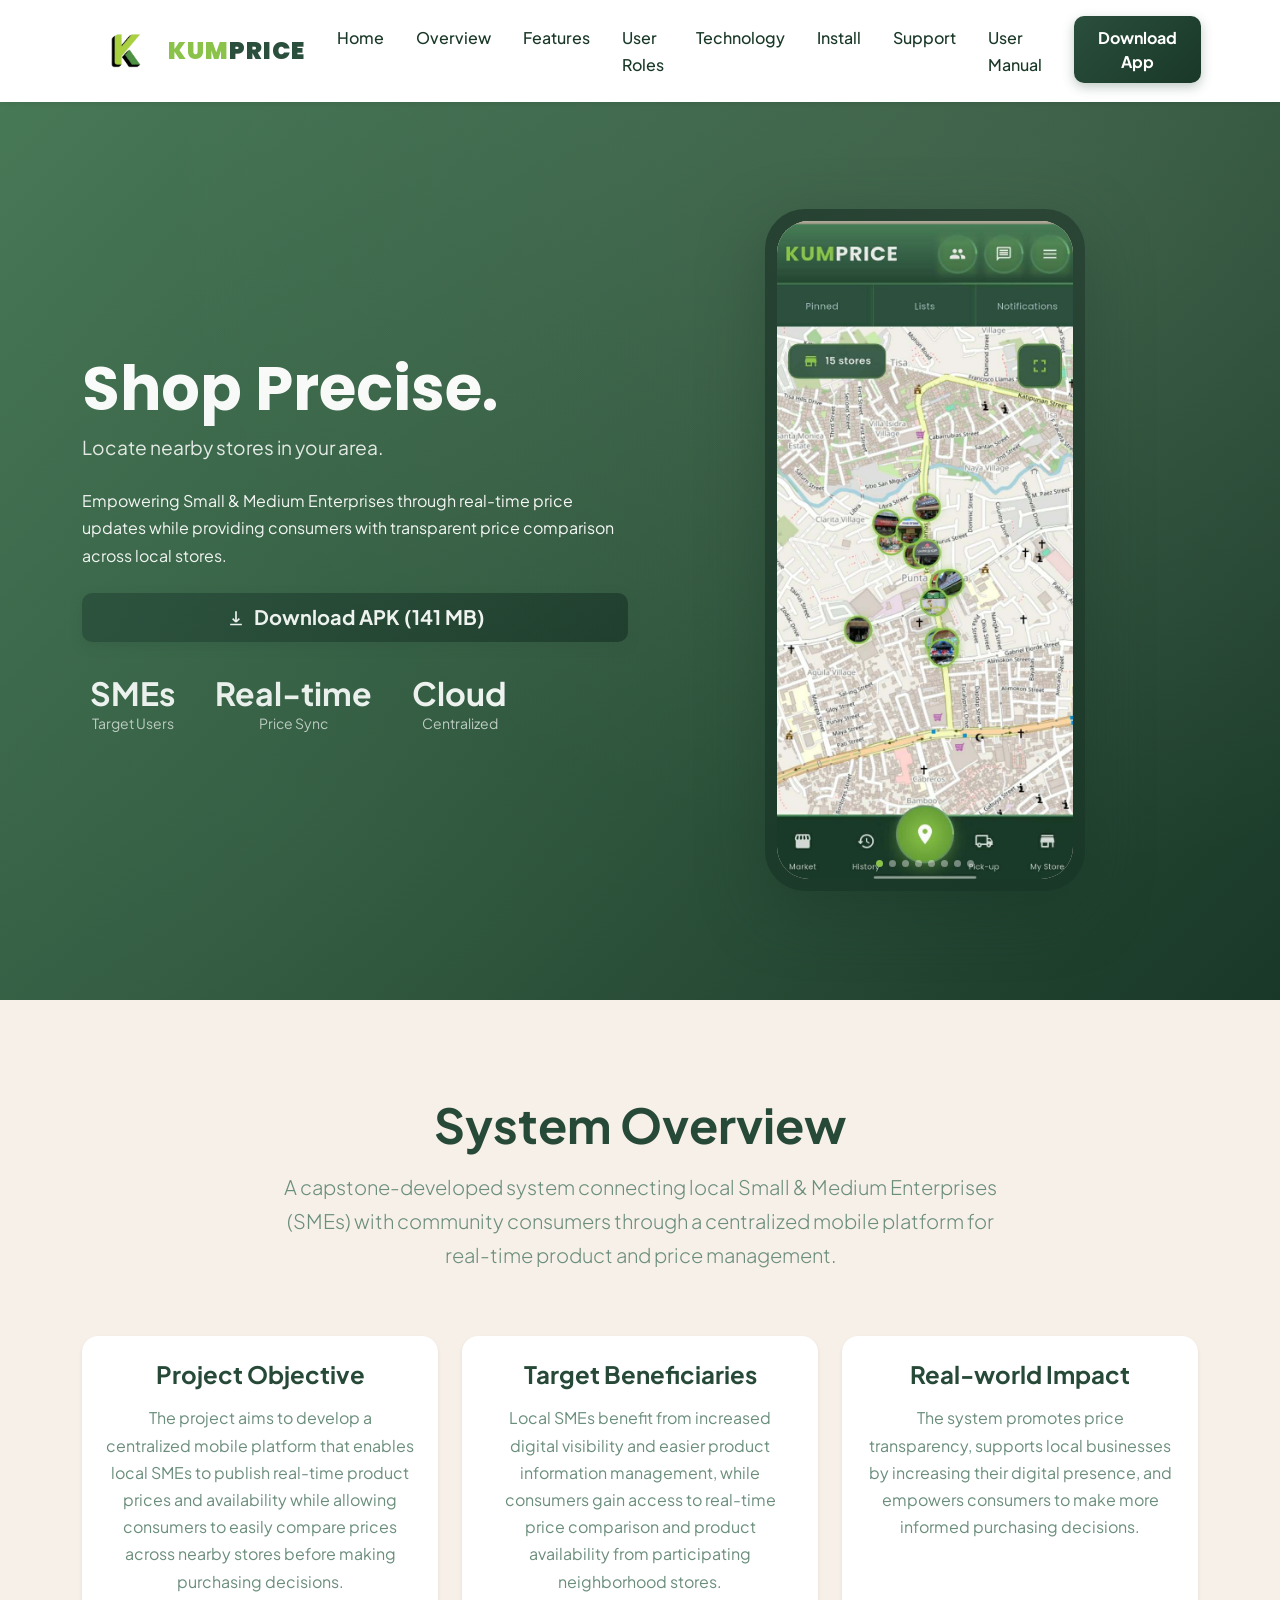
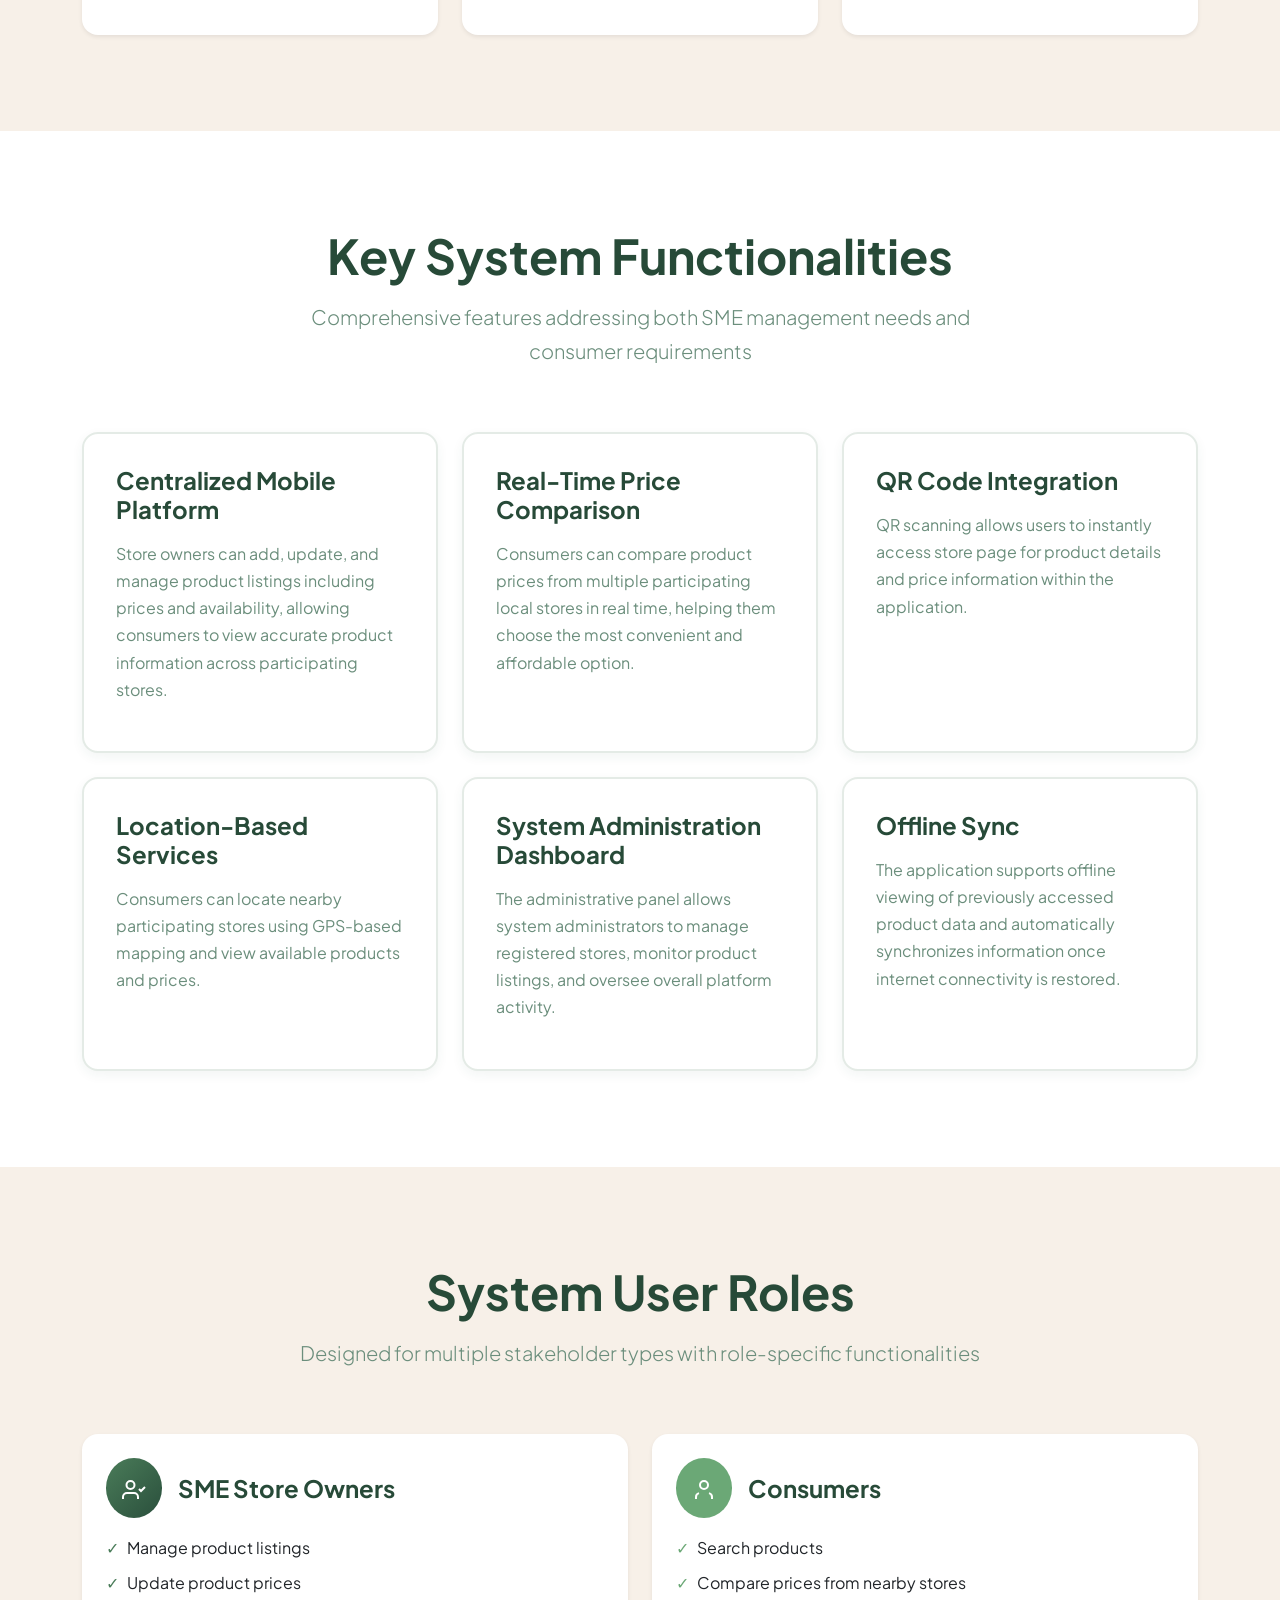
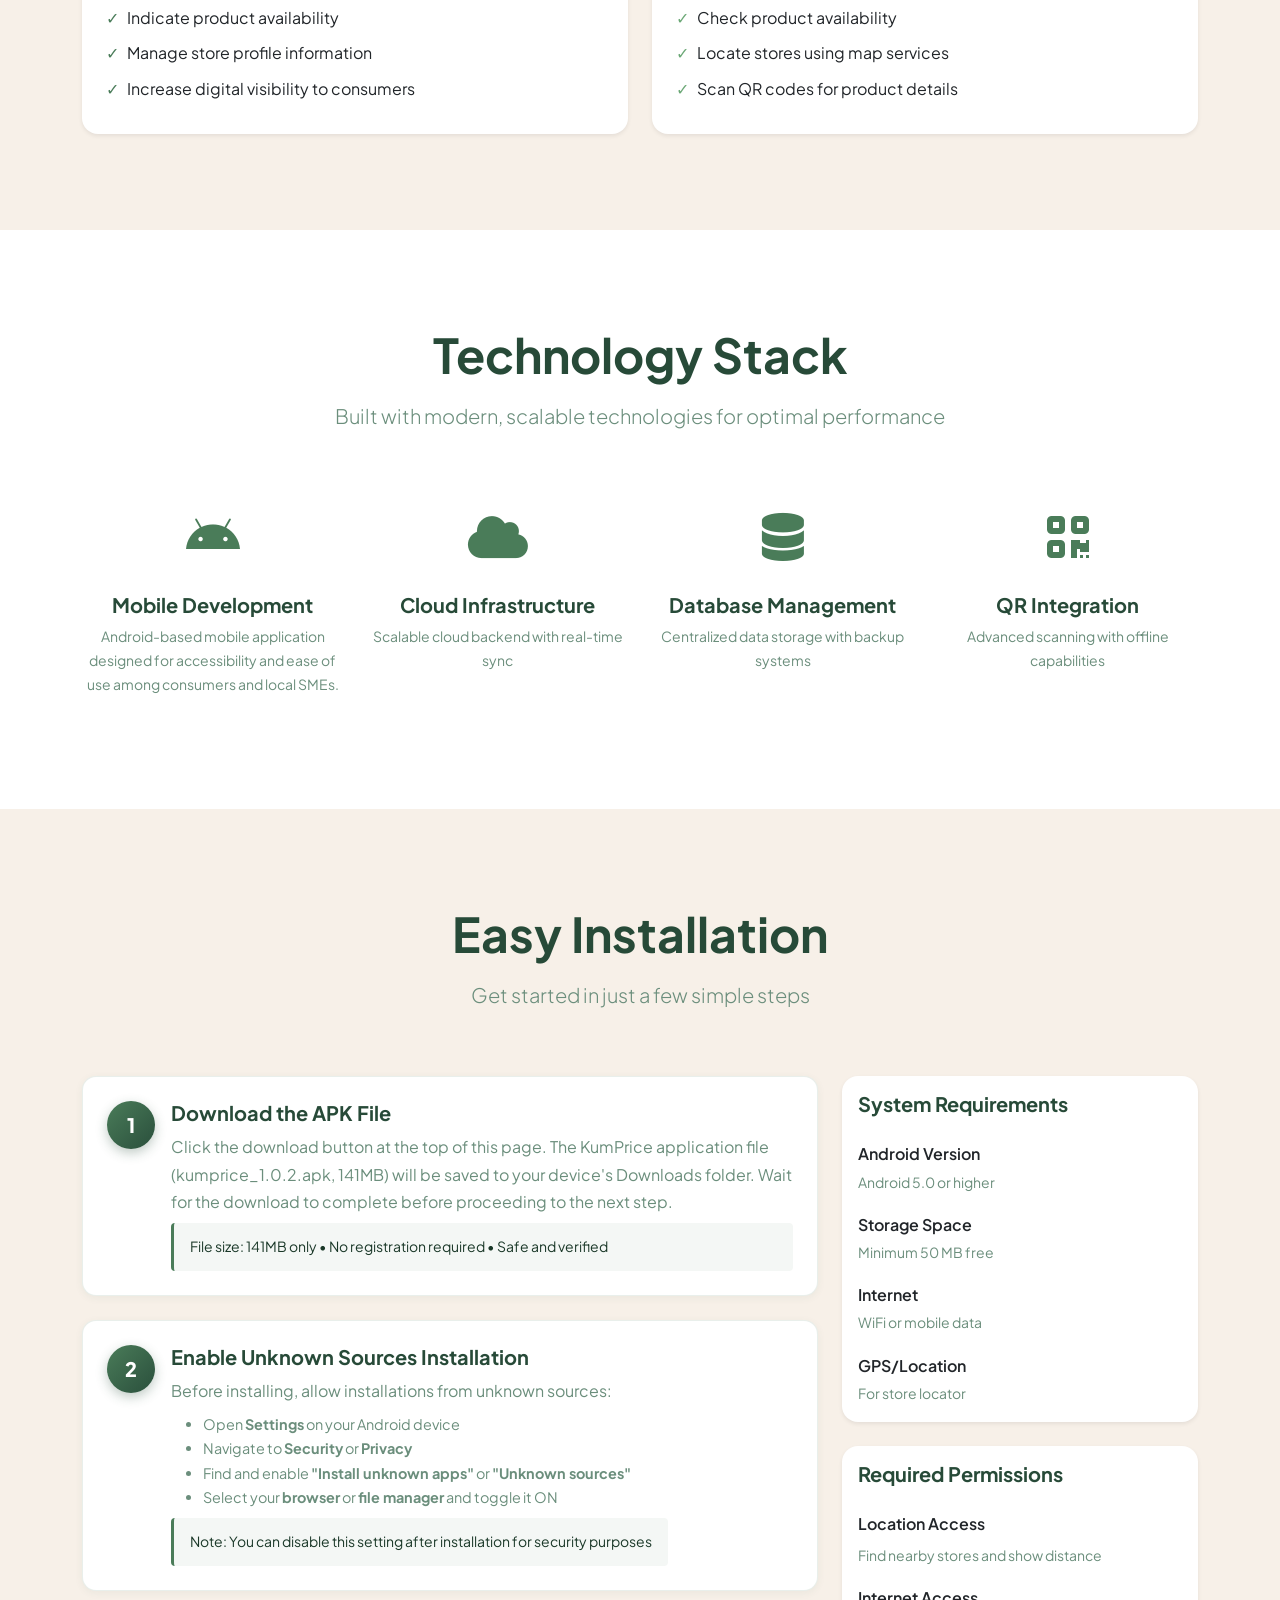
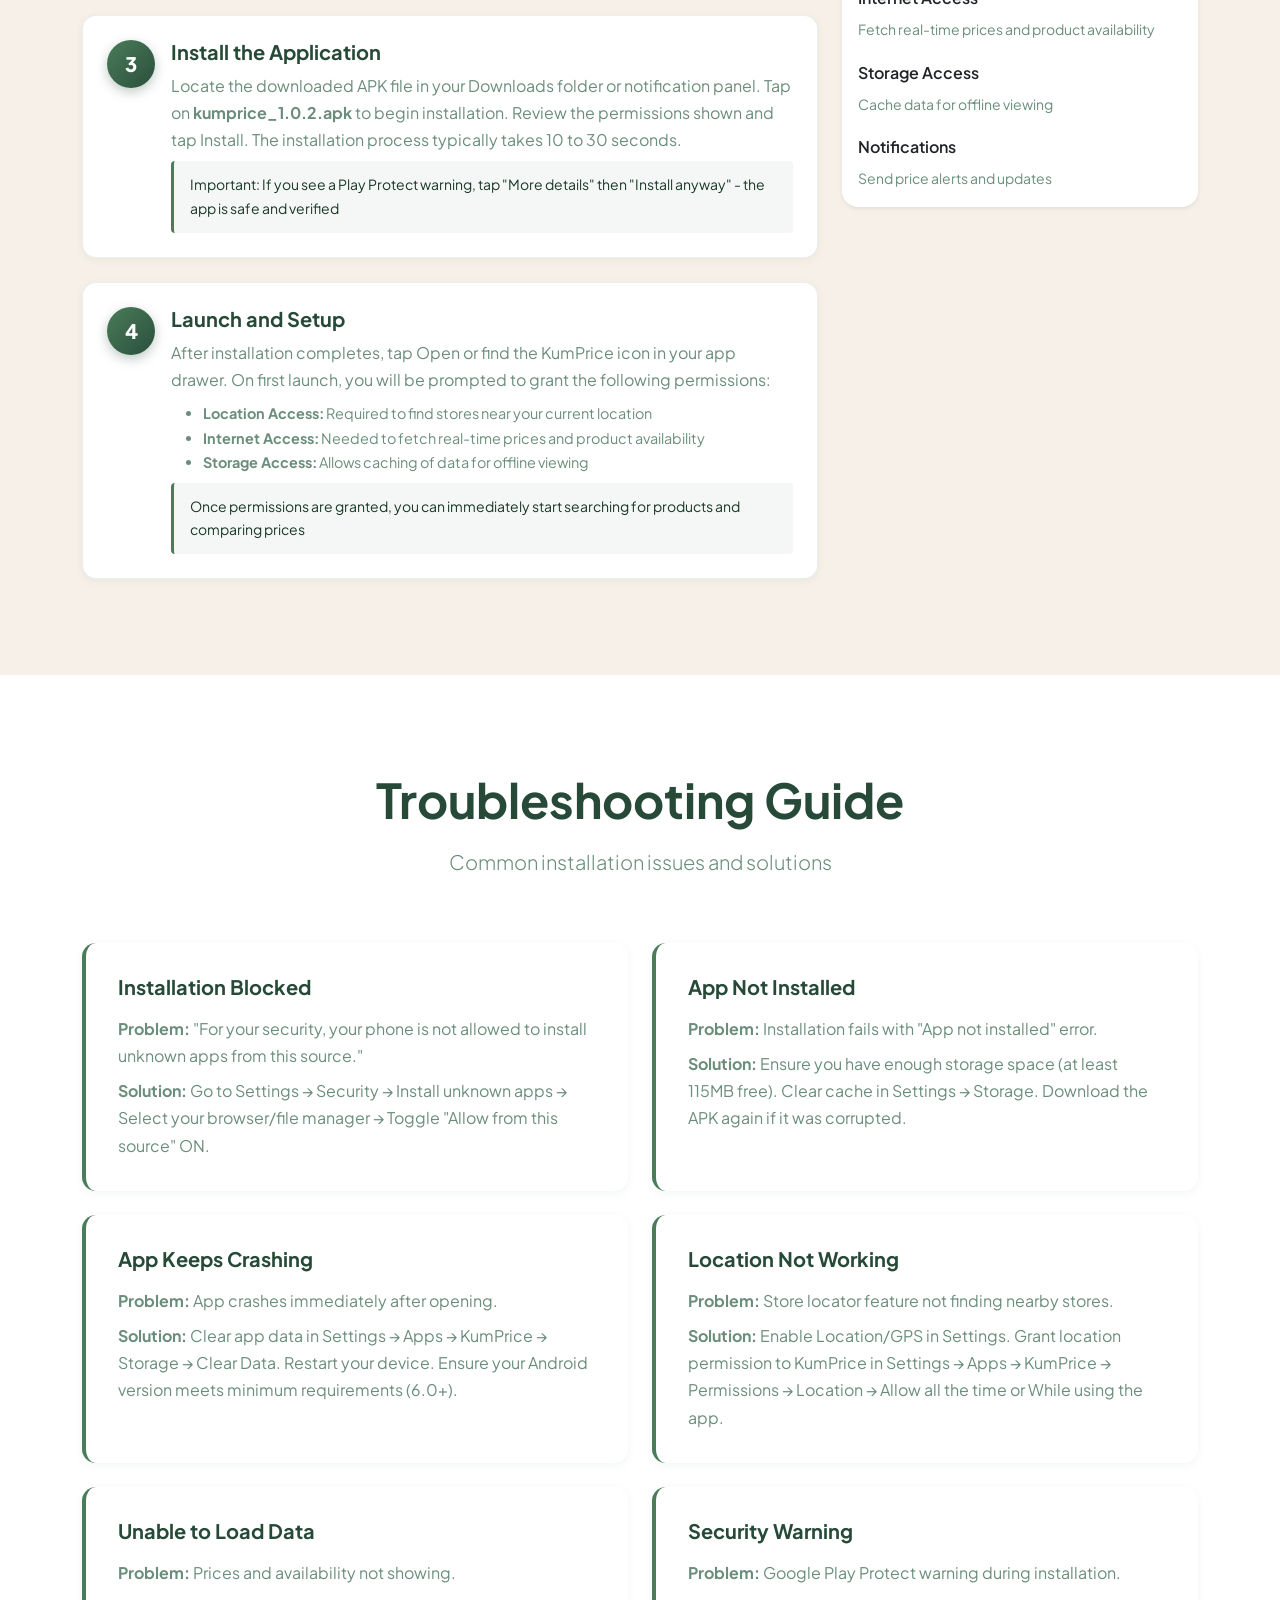
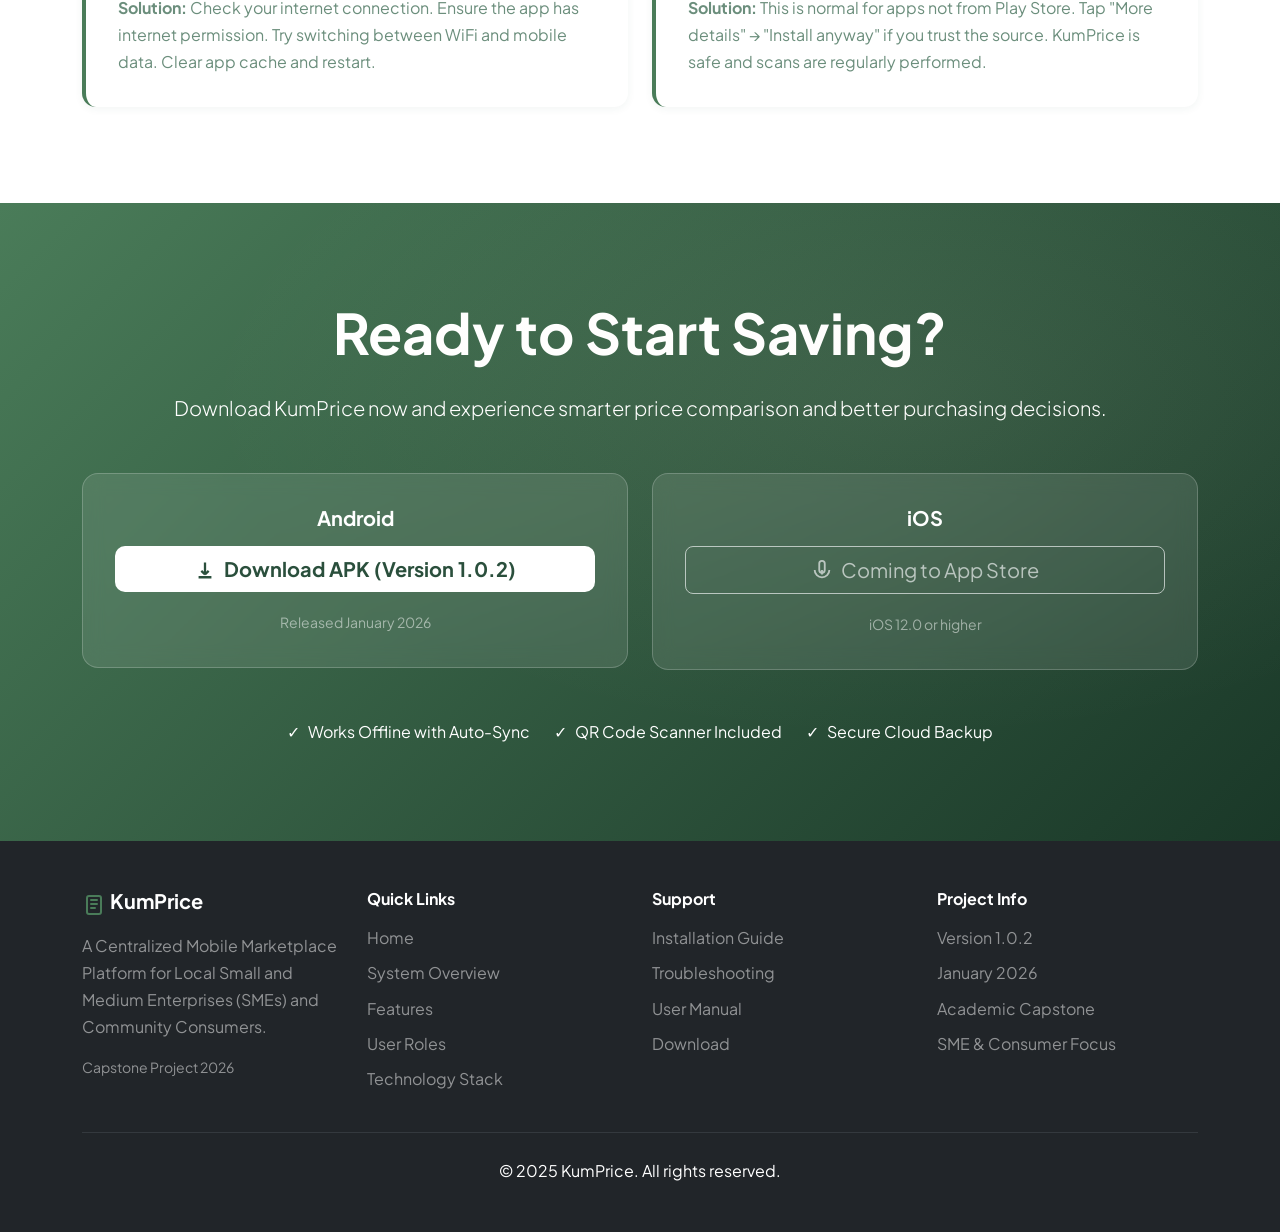
<file: index.html>
<!DOCTYPE html>
<html lang="en">

<head>
    <meta charset="UTF-8">
    <meta name="viewport" content="width=device-width, initial-scale=1.0">
    <meta name="description"
        content="KumPrice - A Centralized Mobile Marketplace Platform for Local Small and Medium Enterprises (SMEs) and Community Consumers. Capstone Project 2026.">
    <title>KumPrice - A Centralized Mobile Marketplace Platform for Local Small and Medium Enterprises (SMEs) and
        Community Consumers.</title>

    <!-- Bootstrap CSS -->
    <link href="https://cdn.jsdelivr.net/npm/bootstrap@5.3.2/dist/css/bootstrap.min.css" rel="stylesheet">

    <!-- Google Fonts -->
    <link href="https://fonts.googleapis.com/css2?family=Plus+Jakarta+Sans:wght@400;500;600;700;800&display=swap"
        rel="stylesheet">

    <link href="https://fonts.googleapis.com/css2?family=Poppins:wght@700;800&display=swap" rel="stylesheet">

    <!-- Font Awesome -->
    <link rel="stylesheet" href="https://cdnjs.cloudflare.com/ajax/libs/font-awesome/6.0.0/css/all.min.css">

    <!-- Custom CSS -->
    <link rel="stylesheet" href="assets/css/styles.css">
</head>

<body>

    <!-- Navigation -->
    <nav class="navbar navbar-expand-lg navbar-light bg-white fixed-top shadow-sm">
        <div class="container">
            <!-- REPLACE WITH -->
            <a class="navbar-brand d-flex align-items-center text-decoration-none" href="#home">
                <img src="assets/img/logo.png" alt="KumPrice Logo"
                    style="width:90px; height:90px; object-fit:contain; margin-top:-15px; margin-bottom:-15px;">
                <span style="font-family:'Poppins',sans-serif; font-size:1.5rem; line-height:1; margin-left:-4px;">
                    <span style="color:#8BC34A; font-weight:900;">KUM</span><span
                        style="color:#2A4F3C; font-weight:900;">PRICE</span>
                </span>
            </a>
            <button class="navbar-toggler" type="button" data-bs-toggle="collapse" data-bs-target="#navbarNav">
                <span class="navbar-toggler-icon"></span>
            </button>
            <div class="collapse navbar-collapse" id="navbarNav">
                <ul class="navbar-nav ms-auto">
                    <li class="nav-item"><a class="nav-link" href="#home">Home</a></li>
                    <li class="nav-item"><a class="nav-link" href="#about">Overview</a></li>
                    <li class="nav-item"><a class="nav-link" href="#features">Features</a></li>
                    <li class="nav-item"><a class="nav-link" href="#user-roles">User Roles</a></li>
                    <li class="nav-item"><a class="nav-link" href="#technology">Technology</a></li>
                    <li class="nav-item"><a class="nav-link" href="#installation">Install</a></li>
                    <li class="nav-item"><a class="nav-link" href="#support">Support</a></li>
                    <li class="nav-item"><a class="nav-link" href="pages/manual.html">User Manual</a></li>
                    <li class="nav-item"><button class="btn btn-primary ms-lg-3" data-bs-toggle="modal"
                            data-bs-target="#termsModal">Download App</button></li>
                </ul>
            </div>
        </div>
    </nav>

    <!-- Hero Section -->
    <section id="home" class="hero-section">
        <div class="container">
            <div class="row align-items-center min-vh-100 py-5">
                <div class="col-lg-6 mb-5 mb-lg-0">
                    <div class="hero-content">
                        <div class="mb-2">
                            <h1 class="fw-bold text-white mb-2"
                                style="font-family:'Poppins',sans-serif; font-size:3.8rem; line-height:1.1;">
                                Shop Precise.
                            </h1>
                            <p class="text-white mb-4" style="font-size:1.2rem; opacity:0.85; font-weight:400;">
                                Locate nearby stores in your area.
                            </p>
                        </div>
                        <p class="fs-6 fs-md-5 mb-4 text-white">Empowering Small & Medium Enterprises through real-time
                            price updates while providing consumers with transparent price comparison across local
                            stores.</p>
                        <div class="mb-4">
                            <button
                                class="btn btn-primary btn-lg w-100 d-flex align-items-center justify-content-center"
                                style="background-color: #4A90E2;" data-bs-toggle="modal" data-bs-target="#termsModal">
                                <svg class="me-2" width="20" height="20" viewBox="0 0 24 24" fill="none"
                                    stroke="currentColor" stroke-width="2">
                                    <path d="M12 5v13m0 0l-4-4m4 4l4-4M5 21h14" />
                                </svg>
                                Download APK (141 MB)
                            </button>
                        </div>
                        <div class="d-flex gap-4 flex-wrap">
                            <div class="stat-item">
                                <div class="h2 fw-bold mb-0 text-white">SMEs</div>
                                <small class="text-white-50">Target Users</small>
                            </div>
                            <div class="stat-item">
                                <div class="h2 fw-bold mb-0 text-white">Real-time</div>
                                <small class="text-white-50">Price Sync</small>
                            </div>
                            <div class="stat-item">
                                <div class="h2 fw-bold mb-0 text-white">Cloud</div>
                                <small class="text-white-50">Centralized</small>
                            </div>
                        </div>
                    </div>
                </div>
                <div class="col-lg-6">
                    <div class="phone-mockup mx-auto">
                        <div class="phone-frame">
                            <div class="phone-screen" style="height: 100%; position: relative; overflow: hidden;">
                                <!-- Slideshow -->
                                <div class="phone-slideshow">
                                    <div class="slides-track">
                                        <img class="slide" src="assets/img/kumprice_content.jpg" alt="Screen 1">
                                        <img class="slide" src="assets/img/2.jpg" alt="Screen 2">
                                        <img class="slide" src="assets/img/3.jpg" alt="Screen 3">
                                        <img class="slide" src="assets/img/4.jpg" alt="Screen 4">
                                        <img class="slide" src="assets/img/5.jpg" alt="Screen 5">
                                        <img class="slide" src="assets/img/6.jpg" alt="Screen 6">
                                        <img class="slide" src="assets/img/7.jpg" alt="Screen 7">
                                        <img class="slide" src="assets/img/8.jpg" alt="Screen 8">
                                    </div>
                                </div>
                                <!-- Dots -->
                                <div class="slide-dots">
                                    <span class="dot active"></span>
                                    <span class="dot"></span>
                                    <span class="dot"></span>
                                    <span class="dot"></span>
                                    <span class="dot"></span>
                                    <span class="dot"></span>
                                    <span class="dot"></span>
                                    <span class="dot"></span>
                                </div>
                            </div>
                        </div>
                    </div>
                </div>
            </div>
    </section>

    <!-- About Section -->
    <section id="about" class="py-5 bg-light">
        <div class="container py-5">
            <div class="row justify-content-center mb-5">
                <div class="col-lg-8 text-center">
                    <h2 class="display-5 fw-bold mb-3">System Overview</h2>
                    <p class="lead text-muted">A capstone-developed system connecting local Small & Medium Enterprises
                        (SMEs) with community consumers through a centralized mobile platform for real-time product and
                        price management.</p>
                </div>
            </div>
            <div class="row g-4">
                <div class="col-lg-4">
                    <div class="card border-0 shadow-sm h-100 text-center p-4">
                        <h4 class="fw-bold mb-3">Project Objective</h4>
                        <p class="text-muted">
                            The project aims to develop a centralized mobile platform that enables local SMEs to publish
                            real-time product prices and availability while allowing consumers to easily compare prices
                            across nearby stores before making purchasing decisions.
                        </p>
                    </div>
                </div>
                <div class="col-lg-4">
                    <div class="card border-0 shadow-sm h-100 text-center p-4">
                        <h4 class="fw-bold mb-3">Target Beneficiaries</h4>
                        <p class="text-muted">Local SMEs benefit from increased digital visibility and easier product
                            information management, while consumers gain access to real-time price comparison and
                            product availability from participating neighborhood stores.</p>
                    </div>
                </div>
                <div class="col-lg-4">
                    <div class="card border-0 shadow-sm h-100 text-center p-4">
                        <h4 class="fw-bold mb-3">Real-world Impact</h4>
                        <p class="text-muted">The system promotes price transparency, supports local businesses by
                            increasing their digital presence, and empowers consumers to make more informed purchasing
                            decisions.</p>
                    </div>
                </div>
            </div>
        </div>
    </section>

    <!-- Features Section -->
    <section id="features" class="py-5">
        <div class="container py-5">
            <div class="row justify-content-center mb-5">
                <div class="col-lg-8 text-center">
                    <h2 class="display-5 fw-bold mb-3">Key System Functionalities</h2>
                    <p class="lead text-muted">Comprehensive features addressing both SME management needs and consumer
                        requirements</p>
                </div>
            </div>
            <div class="row g-4">
                <div class="col-lg-4 col-md-6">
                    <div class="feature-card">
                        <h4 class="fw-bold mb-3">Centralized Mobile Platform</h4>
                        <p class="text-muted">Store owners can add, update, and manage product listings including prices
                            and availability, allowing consumers to view accurate product information across
                            participating stores.</p>
                    </div>
                </div>
                <div class="col-lg-4 col-md-6">
                    <div class="feature-card">
                        <h4 class="fw-bold mb-3">Real-Time Price Comparison</h4>
                        <p class="text-muted">Consumers can compare product prices from multiple participating local
                            stores in real time, helping them choose the most convenient and affordable option.</p>
                    </div>
                </div>
                <div class="col-lg-4 col-md-6">
                    <div class="feature-card">
                        <h4 class="fw-bold mb-3">QR Code Integration</h4>
                        <p class="text-muted">QR scanning allows users to instantly access store page for product
                            details and price information within the application.</p>
                    </div>
                </div>
                <div class="col-lg-4 col-md-6">
                    <div class="feature-card">
                        <h4 class="fw-bold mb-3">Location-Based Services</h4>
                        <p class="text-muted">Consumers can locate nearby participating stores using GPS-based mapping
                            and view available products and prices.</p>
                    </div>
                </div>
                <div class="col-lg-4 col-md-6">
                    <div class="feature-card">
                        <h4 class="fw-bold mb-3">System Administration Dashboard</h4>
                        <p class="text-muted">The administrative panel allows system administrators to manage registered
                            stores, monitor product listings, and oversee overall platform activity.</p>
                    </div>
                </div>
                <div class="col-lg-4 col-md-6">
                    <div class="feature-card">
                        <h4 class="fw-bold mb-3">Offline Sync</h4>
                        <p class="text-muted">The application supports offline viewing of previously accessed product
                            data and automatically synchronizes information once internet connectivity is restored.</p>
                    </div>
                </div>
            </div>
        </div>
    </section>

    <!-- User Roles Section -->
    <section id="user-roles" class="py-5 bg-light">
        <div class="container py-5">
            <div class="row justify-content-center mb-5">
                <div class="col-lg-8 text-center">
                    <h2 class="display-5 fw-bold mb-3">System User Roles</h2>
                    <p class="lead text-muted">Designed for multiple stakeholder types with role-specific
                        functionalities</p>
                </div>
            </div>
            <div class="row g-4">
                <div class="col-lg-6">
                    <div class="card border-0 shadow-sm h-100">
                        <div class="card-body p-4">
                            <div class="d-flex align-items-center mb-3">
                                <div class="bg-primary text-white rounded-circle p-3 me-3">
                                    <svg width="24" height="24" viewBox="0 0 24 24" fill="none" stroke="currentColor"
                                        stroke-width="2">
                                        <path d="M16 21v-2a4 4 0 0 0-4-4H5a4 4 0 0 0-4 4v2" />
                                        <circle cx="8.5" cy="7" r="4" />
                                        <polyline points="17,11 19,13 23,9" />
                                    </svg>
                                </div>
                                <h4 class="fw-bold mb-0">SME Store Owners</h4>
                            </div>
                            <ul class="list-unstyled mb-0">
                                <li class="mb-2"><span class="text-primary me-2">✓</span>Manage product listings</li>
                                <li class="mb-2"><span class="text-primary me-2">✓</span>Update product prices</li>
                                <li class="mb-2"><span class="text-primary me-2">✓</span>Indicate product availability
                                </li>
                                <li class="mb-2"><span class="text-primary me-2">✓</span>Manage store profile
                                    information</li>
                                <li class="mb-2"><span class="text-primary me-2">✓</span>Increase digital visibility to
                                    consumers</li>
                            </ul>
                        </div>
                    </div>
                </div>
                <div class="col-lg-6">
                    <div class="card border-0 shadow-sm h-100">
                        <div class="card-body p-4">
                            <div class="d-flex align-items-center mb-3">
                                <div class="bg-accent text-white rounded-circle p-3 me-3">
                                    <svg width="24" height="24" viewBox="0 0 24 24" fill="none" stroke="currentColor"
                                        stroke-width="2">
                                        <path d="M20 21v-2a4 4 0 0 0-3-3.87" />
                                        <path d="M4 21v-2a4 4 0 0 1 3-3.87" />
                                        <circle cx="12" cy="7" r="4" />
                                    </svg>
                                </div>
                                <h4 class="fw-bold mb-0">Consumers</h4>
                            </div>
                            <ul class="list-unstyled mb-0">
                                <li class="mb-2"><span class="text-accent me-2">✓</span>Search products</li>
                                <li class="mb-2"><span class="text-accent me-2">✓</span>Compare prices from nearby
                                    stores</li>
                                <li class="mb-2"><span class="text-accent me-2">✓</span>Check product availability</li>
                                <li class="mb-2"><span class="text-accent me-2">✓</span>Locate stores using map services
                                </li>
                                <li class="mb-2"><span class="text-accent me-2">✓</span>Scan QR codes for product
                                    details</li>
                            </ul>
                        </div>
                    </div>
                </div>
            </div>
        </div>
    </section>

    <!-- Technology Stack Section -->
    <section id="technology" class="py-5">
        <div class="container py-5">
            <div class="row justify-content-center mb-5">
                <div class="col-lg-8 text-center">
                    <h2 class="display-5 fw-bold mb-3">Technology Stack</h2>
                    <p class="lead text-muted">Built with modern, scalable technologies for optimal performance</p>
                </div>
            </div>
            <div class="row g-4">
                <div class="col-lg-3 col-md-6">
                    <div class="text-center">
                        <div class="tech-icon mb-3">
                            <i class="fab fa-android text-primary" style="font-size: 3rem;"></i>
                        </div>
                        <h5 class="fw-bold">Mobile Development</h5>
                        <p class="text-muted small">Android-based mobile application designed for accessibility and ease
                            of use among consumers and local SMEs.</p>
                    </div>
                </div>
                <div class="col-lg-3 col-md-6">
                    <div class="text-center">
                        <div class="tech-icon mb-3">
                            <i class="fas fa-cloud text-primary" style="font-size: 3rem;"></i>
                        </div>
                        <h5 class="fw-bold">Cloud Infrastructure</h5>
                        <p class="text-muted small">Scalable cloud backend with real-time sync</p>
                    </div>
                </div>
                <div class="col-lg-3 col-md-6">
                    <div class="text-center">
                        <div class="tech-icon mb-3">
                            <i class="fas fa-database text-primary" style="font-size: 3rem;"></i>
                        </div>
                        <h5 class="fw-bold">Database Management</h5>
                        <p class="text-muted small">Centralized data storage with backup systems</p>
                    </div>
                </div>
                <div class="col-lg-3 col-md-6">
                    <div class="text-center">
                        <div class="tech-icon mb-3">
                            <i class="fas fa-qrcode text-primary" style="font-size: 3rem;"></i>
                        </div>
                        <h5 class="fw-bold">QR Integration</h5>
                        <p class="text-muted small">Advanced scanning with offline capabilities</p>
                    </div>
                </div>
            </div>
        </div>
    </section>

    <!-- Installation Section -->
    <section id="installation" class="py-5 bg-light">
        <div class="container py-5">
            <div class="row justify-content-center mb-5">
                <div class="col-lg-8 text-center">
                    <h2 class="display-5 fw-bold mb-3">Easy Installation</h2>
                    <p class="lead text-muted">Get started in just a few simple steps</p>
                </div>
            </div>
            <div class="row g-4">
                <div class="col-lg-8">
                    <div class="installation-step mb-4">
                        <div class="d-flex gap-3">
                            <div class="step-number">1</div>
                            <div>
                                <h5 class="fw-bold mb-2">Download the APK File</h5>
                                <p class="text-muted mb-2">Click the download button at the top of this page. The
                                    KumPrice application file (kumprice_1.0.2.apk, 141MB) will be saved to your device's
                                    Downloads folder. Wait for the download to complete before proceeding to the next
                                    step.</p>
                                <div class="detail-note">File size: 141MB only • No registration required • Safe and
                                    verified</div>
                            </div>
                        </div>
                    </div>
                    <div class="installation-step mb-4">
                        <div class="d-flex gap-3">
                            <div class="step-number">2</div>
                            <div>
                                <h5 class="fw-bold mb-2">Enable Unknown Sources Installation</h5>
                                <p class="text-muted mb-2">Before installing, allow installations from unknown sources:
                                </p>
                                <ul class="text-muted mb-2" style="font-size: 0.9rem;">
                                    <li>Open <strong>Settings</strong> on your Android device</li>
                                    <li>Navigate to <strong>Security</strong> or <strong>Privacy</strong></li>
                                    <li>Find and enable <strong>"Install unknown apps"</strong> or <strong>"Unknown
                                            sources"</strong></li>
                                    <li>Select your <strong>browser</strong> or <strong>file manager</strong> and toggle
                                        it ON</li>
                                </ul>
                                <div class="detail-note">Note: You can disable this setting after installation for
                                    security purposes</div>
                            </div>
                        </div>
                    </div>
                    <div class="installation-step mb-4">
                        <div class="d-flex gap-3">
                            <div class="step-number">3</div>
                            <div>
                                <h5 class="fw-bold mb-2">Install the Application</h5>
                                <p class="text-muted mb-2">Locate the downloaded APK file in your Downloads folder or
                                    notification panel. Tap on <strong>kumprice_1.0.2.apk</strong> to begin
                                    installation. Review the permissions shown and tap Install. The installation process
                                    typically takes 10 to 30 seconds.</p>
                                <div class="detail-note">Important: If you see a Play Protect warning, tap "More
                                    details" then "Install anyway" - the app is safe and verified</div>
                            </div>
                        </div>
                    </div>
                    <div class="installation-step">
                        <div class="d-flex gap-3">
                            <div class="step-number">4</div>
                            <div>
                                <h5 class="fw-bold mb-2">Launch and Setup</h5>
                                <p class="text-muted mb-2">After installation completes, tap Open or find the KumPrice
                                    icon in your app drawer. On first launch, you will be prompted to grant the
                                    following permissions:</p>
                                <ul class="text-muted mb-2" style="font-size: 0.9rem;">
                                    <li><strong>Location Access:</strong> Required to find stores near your current
                                        location</li>
                                    <li><strong>Internet Access:</strong> Needed to fetch real-time prices and product
                                        availability</li>
                                    <li><strong>Storage Access:</strong> Allows caching of data for offline viewing</li>
                                </ul>
                                <div class="detail-note">Once permissions are granted, you can immediately start
                                    searching for products and comparing prices</div>
                            </div>
                        </div>
                    </div>
                </div>
                <div class="col-lg-4">
                    <div class="card border-0 shadow-sm mb-4">
                        <div class="card-body">
                            <h5 class="fw-bold mb-4">System Requirements</h5>
                            <div class="requirement-item mb-3">
                                <div class="d-flex align-items-start gap-2">
                                    <div>
                                        <div class="fw-semibold">Android Version</div>
                                        <small class="text-muted">Android 5.0 or higher</small>
                                    </div>
                                </div>
                            </div>
                            <div class="requirement-item mb-3">
                                <div class="d-flex align-items-start gap-2">
                                    <div>
                                        <div class="fw-semibold">Storage Space</div>
                                        <small class="text-muted">Minimum 50 MB free</small>
                                    </div>
                                </div>
                            </div>
                            <div class="requirement-item mb-3">
                                <div class="d-flex align-items-start gap-2">
                                    <div>
                                        <div class="fw-semibold">Internet</div>
                                        <small class="text-muted">WiFi or mobile data</small>
                                    </div>
                                </div>
                            </div>
                            <div class="requirement-item">
                                <div class="d-flex align-items-start gap-2">
                                    <div>
                                        <div class="fw-semibold">GPS/Location</div>
                                        <small class="text-muted">For store locator</small>
                                    </div>
                                </div>
                            </div>
                        </div>
                    </div>
                    <div class="card border-0 shadow-sm">
                        <div class="card-body">
                            <h5 class="fw-bold mb-4">Required Permissions</h5>
                            <div class="permission-item mb-3">
                                <div class="fw-semibold mb-1">Location Access</div>
                                <small class="text-muted">Find nearby stores and show distance</small>
                            </div>
                            <div class="permission-item mb-3">
                                <div class="fw-semibold mb-1">Internet Access</div>
                                <small class="text-muted">Fetch real-time prices and product availability</small>
                            </div>
                            <div class="permission-item mb-3">
                                <div class="fw-semibold mb-1">Storage Access</div>
                                <small class="text-muted">Cache data for offline viewing</small>
                            </div>
                            <div class="permission-item">
                                <div class="fw-semibold mb-1">Notifications</div>
                                <small class="text-muted">Send price alerts and updates</small>
                            </div>
                        </div>
                    </div>
                </div>
            </div>
        </div>
    </section>

    <!-- Support/Troubleshooting Section -->
    <section id="support" class="py-5">
        <div class="container py-5">
            <div class="row justify-content-center mb-5">
                <div class="col-lg-8 text-center">
                    <h2 class="display-5 fw-bold mb-3">Troubleshooting Guide</h2>
                    <p class="lead text-muted">Common installation issues and solutions</p>
                </div>
            </div>
            <div class="row g-4">
                <div class="col-lg-6">
                    <div class="troubleshoot-card">
                        <h5 class="fw-bold mb-3">Installation Blocked</h5>
                        <p class="text-muted mb-2"><strong>Problem:</strong> "For your security, your phone is not
                            allowed to install unknown apps from this source."</p>
                        <p class="text-muted mb-0"><strong>Solution:</strong> Go to Settings → Security → Install
                            unknown apps → Select your browser/file manager → Toggle "Allow from this source" ON.</p>
                    </div>
                </div>
                <div class="col-lg-6">
                    <div class="troubleshoot-card">
                        <h5 class="fw-bold mb-3">App Not Installed</h5>
                        <p class="text-muted mb-2"><strong>Problem:</strong> Installation fails with "App not installed"
                            error.</p>
                        <p class="text-muted mb-0"><strong>Solution:</strong> Ensure you have enough storage space (at
                            least 115MB free). Clear cache in Settings → Storage. Download the APK again if it was
                            corrupted.</p>
                    </div>
                </div>
                <div class="col-lg-6">
                    <div class="troubleshoot-card">
                        <h5 class="fw-bold mb-3">App Keeps Crashing</h5>
                        <p class="text-muted mb-2"><strong>Problem:</strong> App crashes immediately after opening.</p>
                        <p class="text-muted mb-0"><strong>Solution:</strong> Clear app data in Settings → Apps →
                            KumPrice → Storage → Clear Data. Restart your device. Ensure your Android version meets
                            minimum requirements (6.0+).</p>
                    </div>
                </div>
                <div class="col-lg-6">
                    <div class="troubleshoot-card">
                        <h5 class="fw-bold mb-3">Location Not Working</h5>
                        <p class="text-muted mb-2"><strong>Problem:</strong> Store locator feature not finding nearby
                            stores.</p>
                        <p class="text-muted mb-0"><strong>Solution:</strong> Enable Location/GPS in Settings. Grant
                            location permission to KumPrice in Settings → Apps → KumPrice → Permissions → Location →
                            Allow all the time or While using the app.</p>
                    </div>
                </div>
                <div class="col-lg-6">
                    <div class="troubleshoot-card">
                        <h5 class="fw-bold mb-3">Unable to Load Data</h5>
                        <p class="text-muted mb-2"><strong>Problem:</strong> Prices and availability not showing.</p>
                        <p class="text-muted mb-0"><strong>Solution:</strong> Check your internet connection. Ensure the
                            app has internet permission. Try switching between WiFi and mobile data. Clear app cache and
                            restart.</p>
                    </div>
                </div>
                <div class="col-lg-6">
                    <div class="troubleshoot-card">
                        <h5 class="fw-bold mb-3">Security Warning</h5>
                        <p class="text-muted mb-2"><strong>Problem:</strong> Google Play Protect warning during
                            installation.</p>
                        <p class="text-muted mb-0"><strong>Solution:</strong> This is normal for apps not from Play
                            Store. Tap "More details" → "Install anyway" if you trust the source. KumPrice is safe and
                            scans are regularly performed.</p>
                    </div>
                </div>
            </div>
        </div>
    </section>

    <!-- Download CTA Section -->
    <section id="download" class="cta-section py-5">
        <div class="container py-5 text-center">
            <h2 class="display-4 fw-bold text-white mb-4">Ready to Start Saving?</h2>
            <p class="lead text-white mb-5">Download KumPrice now and experience smarter price comparison and better
                purchasing decisions.</p>

            <div class="row justify-content-center g-4 mb-5">
                <div class="col-md-6">
                    <div class="download-card">
                        <h5 class="text-white fw-bold mb-3">Android</h5>
                        <button class="btn btn-light btn-lg w-100 d-flex align-items-center justify-content-center mb-3"
                            data-bs-toggle="modal" data-bs-target="#termsModal">
                            <svg class="me-2" width="22" height="22" viewBox="0 0 24 24" fill="none"
                                stroke="currentColor" stroke-width="2.5">
                                <path d="M12 5v13m0 0l-4-4m4 4l4-4M5 21h14" />
                            </svg>
                            Download APK (Version 1.0.2)
                        </button>
                        <small class="text-white-50">Released January 2026</small>
                    </div>
                </div>
                <div class="col-md-6">
                    <div class="download-card">
                        <h5 class="text-white fw-bold mb-3">iOS</h5>
                        <button
                            class="btn btn-outline-light btn-lg w-100 d-flex align-items-center justify-content-center mb-3"
                            disabled>
                            <svg class="me-2" width="22" height="22" viewBox="0 0 24 24" fill="none"
                                stroke="currentColor" stroke-width="2">
                                <path d="M12 2a3 3 0 0 0-3 3v7a3 3 0 0 0 6 0V5a3 3 0 0 0-3-3Z" />
                                <path d="M20 12a8 8 0 1 1-16 0" />
                                <path d="M12 12v5" />
                            </svg>
                            Coming to App Store
                        </button>
                        <small class="text-white-50">iOS 12.0 or higher</small>
                    </div>
                </div>
            </div>

            <div class="d-flex justify-content-center gap-4 flex-wrap">
                <div class="text-white"><span class="me-2">✓</span>Works Offline with Auto-Sync</div>
                <div class="text-white"><span class="me-2">✓</span>QR Code Scanner Included</div>
                <div class="text-white"><span class="me-2">✓</span>Secure Cloud Backup</div>
            </div>
        </div>
    </section>

    <!-- Footer -->
    <footer class="bg-dark text-white py-5">
        <div class="container">
            <div class="row g-4">
                <div class="col-lg-3 col-md-6">
                    <h5 class="fw-bold mb-3">
                        <svg class="brand-icon" width="24" height="24" viewBox="0 0 24 24" fill="none"
                            xmlns="http://www.w3.org/2000/svg">
                            <rect x="5" y="4" width="14" height="18" rx="2" stroke="currentColor" stroke-width="2" />
                            <path d="M9 8h6M9 12h6M9 16h4" stroke="currentColor" stroke-width="2"
                                stroke-linecap="round" />
                        </svg>
                        KumPrice
                    </h5>
                    <p class="text-white-50">A Centralized Mobile Marketplace Platform for Local Small and Medium
                        Enterprises (SMEs) and Community Consumers.</p>
                    <p class="text-white-50 small">Capstone Project 2026</p>
                </div>
                <div class="col-lg-3 col-md-6">
                    <h6 class="fw-bold mb-3">Quick Links</h6>
                    <ul class="list-unstyled">
                        <li class="mb-2"><a href="#home" class="text-white-50 text-decoration-none">Home</a></li>
                        <li class="mb-2"><a href="#about" class="text-white-50 text-decoration-none">System Overview</a>
                        </li>
                        <li class="mb-2"><a href="#features" class="text-white-50 text-decoration-none">Features</a>
                        </li>
                        <li class="mb-2"><a href="#user-roles" class="text-white-50 text-decoration-none">User Roles</a>
                        </li>
                        <li class="mb-2"><a href="#technology" class="text-white-50 text-decoration-none">Technology
                                Stack</a></li>
                    </ul>
                </div>
                <div class="col-lg-3 col-md-6">
                    <h6 class="fw-bold mb-3">Support</h6>
                    <ul class="list-unstyled">
                        <li class="mb-2"><a href="#installation" class="text-white-50 text-decoration-none">Installation
                                Guide</a></li>
                        <li class="mb-2"><a href="#support"
                                class="text-white-50 text-decoration-none">Troubleshooting</a></li>
                        <li class="mb-2"><a href="/manual.html" class="text-white-50 text-decoration-none">User
                                Manual</a></li>
                        <li class="mb-2"><a href="#download" class="text-white-50 text-decoration-none">Download</a>
                        </li>
                    </ul>
                </div>
                <div class="col-lg-3 col-md-6">
                    <h6 class="fw-bold mb-3">Project Info</h6>
                    <ul class="list-unstyled">
                        <li class="mb-2"><span class="text-white-50">Version 1.0.2</span></li>
                        <li class="mb-2"><span class="text-white-50">January 2026</span></li>
                        <li class="mb-2"><span class="text-white-50">Academic Capstone</span></li>
                        <li class="mb-2"><span class="text-white-50">SME & Consumer Focus</span></li>
                    </ul>
                </div>
            </div>
            <hr class="my-4 border-secondary">
            <div class="text-center text-white">
                <p class="mb-0">&copy; 2025 KumPrice. All rights reserved.</p>
            </div>
        </div>
    </footer>

    <!-- Scroll to Top Button -->
    <button class="scroll-to-top" aria-label="Scroll to top">
        <svg width="24" height="24" viewBox="0 0 24 24" fill="none" stroke="currentColor" stroke-width="2.5">
            <path d="M12 19V5m0 0l-7 7m7-7l7 7" />
        </svg>
    </button>

    <!-- Terms and Conditions Modal -->
    <div class="modal fade" id="termsModal" tabindex="-1" aria-labelledby="termsModalLabel" aria-hidden="true">
        <div class="modal-dialog modal-lg modal-dialog-scrollable">
            <div class="modal-content">
                <div class="modal-header">
                    <h5 class="modal-title" id="termsModalLabel">Terms and Conditions</h5>
                    <button type="button" class="btn-close" data-bs-dismiss="modal" aria-label="Close"></button>
                </div>
                <div class="modal-body">
                    <div class="terms-container"
                        style="max-height: 50vh; overflow-y: auto; padding: 1rem; border: 1px solid #dee2e6; border-radius: 8px; background-color: #f8f9fa;">
                        <div class="terms-container"
                            style="max-height: 50vh; overflow-y: auto; padding: 1rem; border: 1px solid #dee2e6; border-radius: 8px; background-color: #f8f9fa;">

                            <p class="mb-4">
                                Welcome to <strong>KumPrice</strong>. By downloading, installing, or using this mobile
                                application, you agree to the following Terms and Conditions. These guidelines are
                                established to ensure transparency, security, and responsible use of the platform for
                                both consumers and store owners.
                            </p>

                            <div class="mb-4">
                                <h6 class="fw-bold text-primary">1. Accuracy of Information</h6>
                                <p>
                                    Users must provide accurate, complete, and updated information when creating an
                                    account or interacting with the system. Any false, misleading, or incomplete
                                    information may result in account restriction, suspension, or permanent removal from
                                    the platform.
                                </p>
                            </div>

                            <div class="mb-4">
                                <h6 class="fw-bold text-primary">2. Store Owner Responsibilities</h6>
                                <p>
                                    Store owners are responsible for ensuring that all submitted documents, including
                                    valid identification and business permits, are authentic. They must also maintain
                                    accurate and updated product listings, prices, descriptions, and images within the
                                    system.
                                </p>
                            </div>

                            <div class="mb-4">
                                <h6 class="fw-bold text-primary">3. User Responsibilities</h6>
                                <p>
                                    All users must utilize the KumPrice platform ethically and responsibly. Users must
                                    not create fake accounts, impersonate other individuals, upload deceptive
                                    information, misuse store data, or perform activities that violate intellectual
                                    property rights under RA 8293.
                                </p>
                            </div>

                            <div class="mb-4">
                                <h6 class="fw-bold text-primary">4. Prohibited Activities</h6>
                                <ul>
                                    <li>Uploading fake identification or business permits</li>
                                    <li>Tampering with store or product information</li>
                                    <li>Attempting to exploit or hack system vulnerabilities</li>
                                    <li>Uploading malicious or harmful files</li>
                                    <li>Misrepresenting store ownership or identity</li>
                                </ul>
                            </div>

                            <div class="mb-4">
                                <h6 class="fw-bold text-primary">5. Data Privacy and Security</h6>
                                <p>
                                    KumPrice complies with the Data Privacy Act of 2012 (RA 10173). Personal information
                                    collected from users is used solely for system functionality, account verification,
                                    and service improvement. Sensitive documents are stored securely and accessed only
                                    by authorized administrators.
                                </p>
                            </div>

                            <div class="mb-4">
                                <h6 class="fw-bold text-primary">6. Store Verification Process</h6>
                                <p>
                                    Store owners submitting registration requests agree to undergo a verification
                                    process conducted by system administrators. This process includes validating
                                    submitted documents, reviewing store details, and confirming location accuracy
                                    before approval.
                                </p>
                            </div>

                            <div class="mb-4">
                                <h6 class="fw-bold text-primary">7. Pricing Transparency</h6>
                                <p>
                                    KumPrice does not control or regulate product pricing. All prices displayed in the
                                    system are provided directly by store owners. KumPrice is not responsible for price
                                    discrepancies, sudden price changes, or markups implemented by individual stores.
                                </p>
                            </div>

                            <div class="mb-4">
                                <h6 class="fw-bold text-primary">8. Administrative Rights</h6>
                                <p>
                                    System administrators reserve the right to suspend or remove accounts that violate
                                    platform policies, remove misleading or harmful content, review system activities
                                    for security purposes, and implement policy or system changes when necessary.
                                </p>
                            </div>

                            <div class="mb-4">
                                <h6 class="fw-bold text-primary">9. Legal Compliance</h6>
                                <ul>
                                    <li>RA 10173 – Data Privacy Act of 2012</li>
                                    <li>RA 10175 – Cybercrime Prevention Act of 2012</li>
                                    <li>RA 8792 – E-Commerce Act</li>
                                    <li>RA 7394 – Consumer Act of the Philippines</li>
                                    <li>RA 11032 – Ease of Doing Business Act</li>
                                </ul>
                            </div>

                            <div class="mb-4">
                                <h6 class="fw-bold text-primary">10. Limitation of Liability</h6>
                                <p>
                                    KumPrice serves as an information platform for product prices and availability. The
                                    system developers are not liable for incorrect product information, delayed updates,
                                    or any decisions made by users based on displayed information.
                                </p>
                            </div>

                            <div class="mb-4">
                                <h6 class="fw-bold text-primary">11. No Direct Sales Disclaimer</h6>
                                <p>
                                    KumPrice does not facilitate purchases, payments, or delivery services. All
                                    transactions occur directly between consumers and store owners outside of the
                                    application.
                                </p>
                            </div>

                            <div class="mb-4">
                                <h6 class="fw-bold text-primary">12. Location Services</h6>
                                <p>
                                    The application may request location access to help users identify nearby stores.
                                    Users may enable or disable this feature at any time through device settings.
                                </p>
                            </div>

                            <div class="mb-4">
                                <h6 class="fw-bold text-primary">13. Data Retention</h6>
                                <p>
                                    User and store data will be retained for as long as the account remains active.
                                    Users may request account deletion, after which data will be removed in accordance
                                    with applicable privacy and security policies.
                                </p>
                            </div>

                            <div class="mb-4">
                                <h6 class="fw-bold text-primary">14. Changes to Terms</h6>
                                <p>
                                    KumPrice reserves the right to update or modify these Terms and Conditions at any
                                    time. Continued use of the application constitutes acceptance of any updated
                                    policies.
                                </p>
                            </div>

                            <div class="mb-4">
                                <h6 class="fw-bold text-primary">15. Contact and Support</h6>
                                <p>
                                    For inquiries, concerns, or support requests, users may contact the KumPrice team
                                    at:
                                    <br><br>
                                    <strong>kumprice.app.2025@gmail.com</strong>
                                </p>
                            </div>

                            <div class="mb-3">
                                <h6 class="fw-bold text-primary">16. Academic Use Disclaimer</h6>
                                <p>
                                    KumPrice is developed as an academic capstone project. The application serves as a
                                    prototype system designed for research and educational purposes and is not intended
                                    for large-scale commercial deployment.
                                </p>
                            </div>

                            <p class="fw-semibold text-center mt-3">
                                By continuing to use KumPrice, you confirm that you have read, understood, and agreed to
                                these Terms and Conditions.
                            </p>

                        </div>
                    </div>

                    <div class="mt-4 p-3 bg-light border rounded">
                        <div class="form-check">
                            <input class="form-check-input" type="checkbox" id="agreeCheckbox">
                            <label class="form-check-label fw-semibold" for="agreeCheckbox">
                                I have read, understood, and agree to the Terms and Conditions
                            </label>
                        </div>
                    </div>
                </div>
                <div class="modal-footer justify-content-between">
                    <button type="button" class="btn btn-outline-secondary" data-bs-dismiss="modal">Cancel</button>
                    <div>
                        <button type="button" class="btn btn-primary" id="downloadBtn" disabled>Download APK</button>
                    </div>
                </div>
            </div>
        </div>
    </div>

    <!-- Bootstrap JS -->
    <script src="https://cdn.jsdelivr.net/npm/bootstrap@5.3.2/dist/js/bootstrap.bundle.min.js"></script>
    <script src="assets/js/script.js"></script>

    <!-- Terms and Conditions Modal Handler -->
    <script>
        const agreeCheckbox = document.getElementById('agreeCheckbox');
        const acceptBtn = document.getElementById('acceptTerms');
        const downloadBtn = document.getElementById('downloadBtn');

        // Enable Accept button when checkbox is checked
        agreeCheckbox.addEventListener('change', function () {
            acceptBtn.disabled = !this.checked;
            if (!this.checked) {
                downloadBtn.disabled = true;
                acceptBtn.textContent = 'Accept Terms';
                acceptBtn.classList.remove('btn-secondary');
                acceptBtn.classList.add('btn-success');
            }
        });

        // Handle Accept Terms button
        acceptBtn.addEventListener('click', function () {
            if (agreeCheckbox.checked) {
                // Enable download button and change accept button state
                downloadBtn.disabled = false;
                acceptBtn.textContent = 'Terms Accepted ✓';
                acceptBtn.classList.remove('btn-success');
                acceptBtn.classList.add('btn-secondary');
                acceptBtn.disabled = true;
            }
        });

        // Handle Download button
        downloadBtn.addEventListener('click', function () {
            // Close the modal
            const modal = bootstrap.Modal.getInstance(document.getElementById('termsModal'));
            modal.hide();

            // Start the download
            const downloadLink = document.createElement('a');
            downloadLink.href = 'https://github.com/kumpriceapp2025-del/KUMPRICE_APKS/releases/download/KUMPRICE_APKS/kumprice_1.0.2.apk';
            downloadLink.download = 'kumprice_1.0.2.apk';
            document.body.appendChild(downloadLink);
            downloadLink.click();
            document.body.removeChild(downloadLink);

            // Reset modal state when closed
            setTimeout(() => {
                agreeCheckbox.checked = false;
                acceptBtn.disabled = true;
                downloadBtn.disabled = true;
                acceptBtn.textContent = 'Accept Terms';
                acceptBtn.classList.remove('btn-secondary');
                acceptBtn.classList.add('btn-success');
            }, 500);
        });

        // Reset modal when closed
        document.getElementById('termsModal').addEventListener('hidden.bs.modal', function () {
            agreeCheckbox.checked = false;
            acceptBtn.disabled = true;
            downloadBtn.disabled = true;
            acceptBtn.textContent = 'Accept Terms';
            acceptBtn.classList.remove('btn-secondary');
            acceptBtn.classList.add('btn-success');
        });
    </script>
</body>

</html>
</file>
<file: assets/css/styles.css>
:root {
    /* ── Flutter KumPrice Palette ── */
    --primary: #4A7C59;
    --primary-light: #5A9068;
    --primary-dark: #2A4F3C;
    --primary-darker: #1A3828;
    --accent: #6BA876;
    --bg-cream: #F5E6D3;
    --text-muted: #6B8E7C;

    /* ── Semantic / Status ── */
    --danger: #EF4444;
    --danger-dark: #DC2626;
    --warning: #FFA726;
    --success: #4CAF50;
    --success-dark: #059669;

    /* ── Neutrals ── */
    --dark: #0f172a;
    --gray: #64748b;
    --light-bg: #f8fafc;
}

* {
    margin: 0;
    padding: 0;
    box-sizing: border-box;
}

body {
    font-family: 'Plus Jakarta Sans', sans-serif;
    color: var(--dark);
    line-height: 1.7;
    overflow-x: hidden;
    background-color: #fff;
}

html {
    overflow-x: hidden;
    scrollbar-width: none;
    -ms-overflow-style: none;
    scroll-behavior: smooth;
    scroll-padding-top: 80px;
}

html::-webkit-scrollbar,
body::-webkit-scrollbar {
    display: none;
}

/* ── Navbar ─────────────────────────────────── */
.navbar {
    padding: 1rem 0;
    transition: all 0.3s;
}

.navbar.scrolled {
    padding: 0.5rem 0;
    background: white !important;
    box-shadow: 0 2px 16px rgba(42, 79, 60, 0.12) !important;
}

.navbar.scrolled .navbar-brand {
    font-size: 1.3rem;
}

.navbar.scrolled .brand-icon {
    width: 24px;
    height: 24px;
}

.navbar-brand {
    font-size: 1.5rem;
    color: var(--primary) !important;
    transition: all 0.3s;
    font-family: 'Poppins', sans-serif;
    font-weight: 800;
    letter-spacing: 1px;
}

.brand-icon {
    font-size: 1.8rem;
    color: var(--primary);
}

.nav-link {
    font-weight: 500;
    color: var(--primary-darker) !important;
    padding: 0.5rem 1rem !important;
    transition: color 0.3s;
}

.nav-link:hover {
    color: var(--primary) !important;
}

/* ── Buttons ─────────────────────────────────── */
.btn-primary {
    color: #fff !important;
    background: linear-gradient(135deg, var(--primary-dark), var(--primary-darker)) !important;
    border: none !important;
    padding: 0.6rem 1.5rem !important;
    font-weight: 700;
    border-radius: 10px;
    transition: all 0.2s;
    box-shadow: 0 4px 12px rgba(42, 79, 60, 0.3);
}

.btn-primary:hover {
    background: linear-gradient(135deg, var(--primary-darker), var(--primary-dark)) !important;
    transform: translateY(-2px);
    box-shadow: 0 6px 18px rgba(42, 79, 60, 0.4);
    color: #fff !important;
}

.btn-primary:active {
    color: #fff !important;
    transform: translateY(0);
}

.btn-outline-primary {
    color: white !important;
    border-color: rgba(255, 255, 255, 0.6) !important;
    font-weight: 700;
    border-radius: 10px;
}

.btn-outline-primary:hover {
    background: white !important;
    color: var(--primary-dark) !important;
}

.btn-light {
    background: white !important;
    color: var(--primary-dark) !important;
    font-weight: 700;
    border: none !important;
    border-radius: 10px;
    transition: all 0.3s;
}

.btn-light:hover {
    transform: translateY(-3px);
    box-shadow: 0 8px 24px rgba(0, 0, 0, 0.2);
}

/* ── Hero Section ────────────────────────────── */
.hero-section {
    background: linear-gradient(135deg, var(--primary) 0%, var(--primary-darker) 100%);
    color: white;
    padding-top: 100px;
    position: relative;
    overflow: hidden;
}

/* Subtle cream-tinted grain overlay matching Flutter bg */
.hero-section::before {
    content: '';
    position: absolute;
    inset: 0;
    background:
        radial-gradient(ellipse at 80% 20%, rgba(245, 230, 211, 0.08) 0%, transparent 60%),
        radial-gradient(ellipse at 20% 80%, rgba(74, 124, 89, 0.15) 0%, transparent 50%);
    pointer-events: none;
}

@media (max-width: 768px) {
    .hero-content h1 {
        font-size: 2.5rem !important;
        line-height: 1.2;
    }

    .hero-content p {
        font-size: 1.1rem !important;
        line-height: 1.4;
    }

    .badge {
        font-size: 0.8rem !important;
        padding: 0.5rem 1rem !important;
    }
}

@media (max-width: 576px) {
    .hero-content h1 {
        font-size: 2rem !important;
    }

    .hero-content p {
        font-size: 1rem !important;
    }
}

.info-pills {
    display: flex;
    flex-wrap: wrap;
    gap: 0.75rem;
}

.info-pill {
    display: inline-block;
    background: rgba(255, 255, 255, 0.15);
    color: white;
    padding: 0.5rem 1rem;
    border-radius: 8px;
    font-size: 0.875rem;
    font-weight: 600;
    border: 1px solid rgba(255, 255, 255, 0.25);
}

.detail-note {
    background: rgba(245, 230, 211, 0.15);
    border-left: 3px solid rgba(255, 255, 255, 0.5);
    padding: 0.75rem 1rem;
    font-size: 0.875rem;
    color: rgba(255, 255, 255, 0.85);
    margin-top: 0.5rem;
    border-radius: 4px;
}

/* For non-hero sections */
section .detail-note {
    background: rgba(74, 124, 89, 0.06);
    border-left: 3px solid var(--primary);
    color: var(--primary-darker);
}

.hero-content .lead {
    color: rgba(255, 255, 255, 0.95) !important;
}

.hero-content .text-muted {
    color: rgba(255, 255, 255, 0.9) !important;
}

.stat-item {
    text-align: center;
    padding: 0.5rem;
}

.stat-item small {
    color: rgba(255, 255, 255, 0.75) !important;
    display: block;
}

/* ── Badge ───────────────────────────────────── */
.badge {
    font-size: 0.9rem;
    font-weight: 700;
    letter-spacing: 0.5px;
    background: rgba(245, 230, 211, 0.25) !important;
    color: white !important;
    border: 1px solid rgba(255, 255, 255, 0.3);
    border-radius: 20px;
}

/* ── Phone Mockup ────────────────────────────── */
.phone-mockup {
    max-width: 320px;
    width: 100%;
}

.phone-frame {
    background: var(--primary-darker);
    border-radius: 40px;
    padding: 12px;
    box-shadow: 0 20px 60px rgba(26, 56, 40, 0.5);
    width: 100%;
}

.phone-screen {
    background: var(--bg-cream);
    border-radius: 32px;
    overflow: hidden;
    aspect-ratio: 745/1658;
    position: relative;
}

.app-ui {
    padding: 24px 20px;
    height: 100%;
    display: flex;
    flex-direction: column;
}

.search-bar {
    background: #f1f5f9;
    padding: 14px 16px;
    border-radius: 12px;
    color: var(--gray);
    font-size: 0.95rem;
    margin-bottom: 20px;
}

.product-card {
    background: linear-gradient(135deg, var(--primary), var(--primary-light));
    color: white;
    padding: 24px;
    border-radius: 16px;
}

.product-name {
    font-weight: 600;
    margin-bottom: 8px;
}

.product-price {
    font-size: 1.8rem;
    font-weight: 800;
    margin-bottom: 8px;
}

.product-status {
    opacity: 0.95;
}

/* ── Section backgrounds ─────────────────────── */
/* Replace Bootstrap bg-light with a cream-tinted version */
.bg-light {
    background-color: #f7f0e8 !important;
    /* soft warm cream */
}

/* ── Cards ───────────────────────────────────── */
.card {
    border: 1px solid rgba(74, 124, 89, 0.12);
    border-radius: 16px;
}

.card:hover {
    box-shadow: 0 8px 24px rgba(42, 79, 60, 0.1);
}

/* ── Feature Cards ───────────────────────────── */
.feature-card {
    padding: 2rem;
    border-radius: 16px;
    background: white;
    border: 2px solid rgba(74, 124, 89, 0.15);
    box-shadow: 0 4px 12px rgba(42, 79, 60, 0.06);
    transition: all 0.3s ease;
    height: 100%;
}

.feature-card:hover {
    border-color: var(--primary);
    transform: translateY(-5px);
    box-shadow: 0 12px 28px rgba(74, 124, 89, 0.18);
}

/* ── Installation Steps ──────────────────────── */
.installation-step {
    background: white;
    padding: 1.5rem;
    border-radius: 14px;
    border: 1.5px solid rgba(74, 124, 89, 0.12);
    box-shadow: 0 2px 8px rgba(42, 79, 60, 0.06);
    transition: all 0.3s;
}

.installation-step:hover {
    transform: translateX(8px);
    box-shadow: 0 6px 20px rgba(42, 79, 60, 0.12);
    border-color: var(--primary);
}

.step-number {
    width: 48px;
    height: 48px;
    background: linear-gradient(135deg, var(--primary), var(--primary-dark));
    color: white;
    border-radius: 50%;
    display: flex;
    align-items: center;
    justify-content: center;
    font-weight: 800;
    font-size: 1.25rem;
    flex-shrink: 0;
    box-shadow: 0 4px 12px rgba(42, 79, 60, 0.3);
}

/* ── Troubleshoot Cards ──────────────────────── */
.troubleshoot-card {
    background: white;
    padding: 2rem;
    border-radius: 14px;
    border-left: 4px solid var(--primary);
    box-shadow: 0 2px 8px rgba(42, 79, 60, 0.06);
    transition: all 0.3s ease;
    height: 100%;
}

.troubleshoot-card:hover {
    box-shadow: 0 8px 24px rgba(42, 79, 60, 0.12);
    border-left-color: var(--primary-dark);
}

/* ── CTA Section ─────────────────────────────── */
.cta-section {
    background: linear-gradient(135deg, var(--primary) 0%, var(--primary-darker) 100%);
    position: relative;
    overflow: hidden;
}

.cta-section::before {
    content: '';
    position: absolute;
    inset: 0;
    background: radial-gradient(ellipse at 70% 30%, rgba(245, 230, 211, 0.07) 0%, transparent 55%);
    pointer-events: none;
}

/* ── Download Cards ──────────────────────────── */
.download-card {
    background: rgba(255, 255, 255, 0.1);
    border-radius: 16px;
    padding: 2rem;
    backdrop-filter: blur(10px);
    border: 1.5px solid rgba(255, 255, 255, 0.2);
    transition: all 0.3s ease;
}

.download-card:hover {
    background: rgba(255, 255, 255, 0.16);
    transform: translateY(-3px);
    box-shadow: 0 12px 32px rgba(26, 56, 40, 0.3);
}

/* ── User Roles Section ──────────────────────── */
.bg-accent {
    background-color: var(--accent) !important;
}

.text-accent {
    color: var(--accent) !important;
}

/* Primary colored circle icons in user roles */
.bg-primary {
    background: linear-gradient(135deg, var(--primary), var(--primary-dark)) !important;
}

/* ── Technology Stack ────────────────────────── */
.tech-icon {
    height: 80px;
    display: flex;
    align-items: center;
    justify-content: center;
}

.tech-icon i {
    transition: transform 0.3s ease;
    color: var(--primary) !important;
}

.tech-icon:hover i {
    transform: scale(1.15);
}

/* ── Accordion (Manual) ──────────────────────── */
.accordion-button:not(.collapsed) {
    color: var(--primary-dark);
    background-color: rgba(74, 124, 89, 0.08);
    box-shadow: inset 0 -1px 0 rgba(74, 124, 89, 0.15);
}

.accordion-button:focus {
    box-shadow: 0 0 0 0.2rem rgba(74, 124, 89, 0.25);
}

/* ── Store Map Section ───────────────────────── */
#store-map {
    background: linear-gradient(to bottom, #f7f0e8 0%, #ffffff 100%);
}

.map-container {
    position: relative;
    border-radius: 16px;
    overflow: hidden;
    box-shadow: 0 4px 20px rgba(42, 79, 60, 0.15);
}

.interactive-map {
    width: 100%;
    height: 500px;
    background: linear-gradient(135deg, rgba(245, 230, 211, 0.6) 0%, rgba(107, 168, 118, 0.15) 100%);
    position: relative;
    overflow: hidden;
}

.map-overlay {
    position: absolute;
    top: 0;
    left: 0;
    width: 100%;
    height: 100%;
    background-image:
        repeating-linear-gradient(0deg, rgba(74, 124, 89, 0.04) 0px, transparent 1px, transparent 40px, rgba(74, 124, 89, 0.04) 41px),
        repeating-linear-gradient(90deg, rgba(74, 124, 89, 0.04) 0px, transparent 1px, transparent 40px, rgba(74, 124, 89, 0.04) 41px);
}

.marker-pin.open {
    background: var(--primary);
    box-shadow: 0 4px 12px rgba(74, 124, 89, 0.45);
}

.marker-pin.closed {
    background: #94a3b8;
    box-shadow: 0 4px 12px rgba(148, 163, 184, 0.3);
}

.map-control-btn {
    color: var(--primary);
}

.map-control-btn:hover {
    background: var(--primary);
    color: white;
}

.store-item:hover {
    border-color: var(--primary);
    box-shadow: 0 4px 12px rgba(74, 124, 89, 0.12);
}

.status-badge.open {
    background: rgba(74, 124, 89, 0.15);
    color: var(--primary-dark);
}

.status-badge.closed {
    background: #f1f5f9;
    color: #64748b;
}

/* ── Scroll-to-top ───────────────────────────── */
.scroll-to-top {
    position: fixed;
    bottom: 30px;
    right: 30px;
    width: 50px;
    height: 50px;
    background: linear-gradient(135deg, var(--primary), var(--primary-dark));
    color: white;
    border: none;
    border-radius: 50%;
    display: flex;
    align-items: center;
    justify-content: center;
    cursor: pointer;
    box-shadow: 0 4px 16px rgba(42, 79, 60, 0.45);
    opacity: 0;
    visibility: hidden;
    transition: all 0.3s ease;
    z-index: 999;
    font-size: 24px;
}

.scroll-to-top.show {
    opacity: 1;
    visibility: visible;
}

.scroll-to-top:hover {
    background: linear-gradient(135deg, var(--primary-dark), var(--primary-darker));
    transform: translateY(-5px);
    box-shadow: 0 8px 24px rgba(26, 56, 40, 0.5);
}

/* ── Footer ──────────────────────────────────── */
footer {
    background: var(--primary-darker) !important;
}

footer a:hover {
    color: var(--accent) !important;
}

footer hr {
    border-color: rgba(107, 168, 118, 0.25) !important;
}

/* ── Animations ──────────────────────────────── */
@keyframes fadeInUp {
    from {
        opacity: 0;
        transform: translateY(30px);
    }

    to {
        opacity: 1;
        transform: translateY(0);
    }
}

@keyframes bounce {

    0%,
    100% {
        transform: rotate(-45deg) translateY(0);
    }

    50% {
        transform: rotate(-45deg) translateY(-10px);
    }
}

.hero-content,
.phone-mockup {
    animation: fadeInUp 0.8s ease-out;
}

.map-marker {
    position: absolute;
    cursor: pointer;
    z-index: 10;
    transition: transform 0.3s ease;
}

.map-marker:hover {
    transform: scale(1.1);
    z-index: 20;
}

.marker-pin {
    width: 32px;
    height: 32px;
    border-radius: 50% 50% 50% 0;
    transform: rotate(-45deg);
    display: flex;
    align-items: center;
    justify-content: center;
    position: relative;
    animation: bounce 2s infinite;
}

.marker-pin::after {
    content: '';
    width: 12px;
    height: 12px;
    background: white;
    border-radius: 50%;
    transform: rotate(45deg);
}

.marker-tooltip {
    position: absolute;
    bottom: 45px;
    left: 50%;
    transform: translateX(-50%);
    background: white;
    padding: 12px 16px;
    border-radius: 10px;
    box-shadow: 0 4px 16px rgba(26, 56, 40, 0.15);
    white-space: nowrap;
    opacity: 0;
    visibility: hidden;
    transition: all 0.3s ease;
    pointer-events: none;
}

.marker-tooltip::before {
    content: '';
    position: absolute;
    bottom: -6px;
    left: 50%;
    transform: translateX(-50%);
    border-left: 6px solid transparent;
    border-right: 6px solid transparent;
    border-top: 6px solid white;
}

.map-marker:hover .marker-tooltip {
    opacity: 1;
    visibility: visible;
}

.map-controls {
    position: absolute;
    bottom: 20px;
    right: 20px;
    display: flex;
    flex-direction: column;
    gap: 8px;
}

.map-control-btn {
    width: 40px;
    height: 40px;
    background: white;
    border: none;
    border-radius: 10px;
    box-shadow: 0 2px 8px rgba(0, 0, 0, 0.12);
    cursor: pointer;
    display: flex;
    align-items: center;
    justify-content: center;
    font-size: 20px;
    font-weight: bold;
    transition: all 0.3s ease;
}

.store-list {
    background: white;
    border-radius: 16px;
    padding: 24px;
    box-shadow: 0 4px 20px rgba(42, 79, 60, 0.1);
    height: 500px;
    overflow-y: auto;
}

.store-items {
    display: flex;
    flex-direction: column;
    gap: 16px;
}

.store-item {
    padding: 16px;
    border-radius: 14px;
    border: 2px solid rgba(74, 124, 89, 0.12);
    transition: all 0.3s ease;
    cursor: pointer;
}

.store-item.closed {
    opacity: 0.6;
}

.status-badge {
    display: inline-block;
    padding: 4px 12px;
    border-radius: 20px;
    font-size: 0.75rem;
    font-weight: 700;
}

/* ── Phone Slideshow ─────────────────────────── */
.phone-slideshow {
    position: absolute;
    inset: 0;
    overflow: hidden;
    touch-action: none;
    cursor: grab;
}

.phone-slideshow:active {
    cursor: grabbing;
}

.slides-track {
    display: flex;
    width: 100%;
    height: 100%;
    transition: transform 0.4s ease;
    will-change: transform;
}

.phone-slideshow .slide {
    flex: 0 0 100%;
    width: 100%;
    height: 100%;
    object-fit: cover;
    -webkit-user-drag: none;
    pointer-events: none;
    user-select: none;
}

.slide-dots {
    position: absolute;
    bottom: 12px;
    left: 50%;
    transform: translateX(-50%);
    display: flex;
    gap: 6px;
    z-index: 10;
}

.dot {
    width: 7px;
    height: 7px;
    border-radius: 50%;
    background: rgba(255, 255, 255, 0.4);
    transition: background 0.3s;
}

.dot.active {
    background: #8BC34A;
}

/* ── Text color helpers ───────────────────────── */
.text-primary {
    color: var(--primary) !important;
}

.text-muted {
    color: var(--text-muted) !important;
}

/* ── Titles on light backgrounds ────────────────── */
section:not(.hero-section):not(.cta-section) h1,
section:not(.hero-section):not(.cta-section) h2,
section:not(.hero-section):not(.cta-section) h3,
section:not(.hero-section):not(.cta-section) h4,
section:not(.hero-section):not(.cta-section) h5,
section:not(.hero-section):not(.cta-section) h6,
.modal-content h1,
.modal-content h2,
.modal-content h3,
.modal-content h4,
.modal-content h5,
.modal-content h6 {
    color: #274a38;
}

@media (max-width: 576px) {
    .hero-content h1 {
        font-size: 2.5rem !important;
    }
}

/* ── Responsive ──────────────────────────────── */
@media (max-width: 991px) {
    .hero-section {
        min-height: auto !important;
    }

    .hero-section .row {
        min-height: auto !important;
    }

    .phone-mockup {
        max-width: 260px;
        margin-bottom: 2rem;
    }

    .navbar {
        padding: 0.3rem 0 !important;
    }

    .navbar-brand img {
        width: 60px !important;
        height: 60px !important;
        margin-top: -8px !important;
        margin-bottom: -8px !important;
    }

    .navbar-brand span {
        font-size: 1.1rem !important;
    }

    .navbar-toggler {
        padding: 0.2rem 0.5rem;
        font-size: 0.9rem;
    }

    .navbar-nav {
        padding-top: 0.5rem;
    }

    .container {
        overflow-x: hidden;
    }

    .interactive-map {
        height: 400px;
    }

    .store-list {
        height: auto;
        max-height: 500px;
        margin-top: 24px;
    }
}

@media (max-width: 767px) {
    .display-3 {
        font-size: 2.25rem !important;
        line-height: 1.2 !important;
        margin-bottom: 1.5rem !important;
    }

    .display-4 {
        font-size: 1.75rem !important;
    }

    .display-5 {
        font-size: 1.5rem !important;
    }

    .lead {
        font-size: 1rem !important;
        line-height: 1.6 !important;
        margin-bottom: 1.5rem !important;
    }

    .hero-section {
        padding-top: 80px;
        padding-bottom: 40px;
    }

    .hero-section .row {
        padding-top: 2rem !important;
        padding-bottom: 2rem !important;
    }

    .hero-content {
        text-align: left;
        padding: 0 0.5rem;
    }

    .hero-content .d-flex {
        justify-content: space-between;
    }

    .hero-content .btn-lg {
        font-size: 0.95rem !important;
        padding: 0.65rem 1.25rem !important;
        white-space: nowrap;
    }

    .hero-content .btn-lg svg {
        width: 16px;
        height: 16px;
    }

    .phone-mockup {
        max-width: 240px;
        margin: 0 auto 2rem auto;
    }

    .phone-frame {
        padding: 8px;
    }

    .app-ui {
        padding: 16px 12px;
    }

    .search-bar {
        padding: 10px 12px;
        font-size: 0.85rem;
        margin-bottom: 16px;
    }

    .product-card {
        padding: 16px;
    }

    .product-price {
        font-size: 1.5rem !important;
    }

    .stat-item {
        flex: 0 0 auto;
        min-width: 90px;
        text-align: center;
    }

    .stat-item .h2 {
        font-size: 1.75rem !important;
        margin-bottom: 0.25rem !important;
    }

    .stat-item small {
        font-size: 0.8rem;
    }

    .btn-lg {
        font-size: 1rem !important;
        padding: 0.75rem 1.5rem !important;
    }

    .installation-step:hover {
        transform: none;
    }

    .d-flex.gap-3,
    .d-flex.gap-4 {
        gap: 1rem !important;
    }
}
</file>
